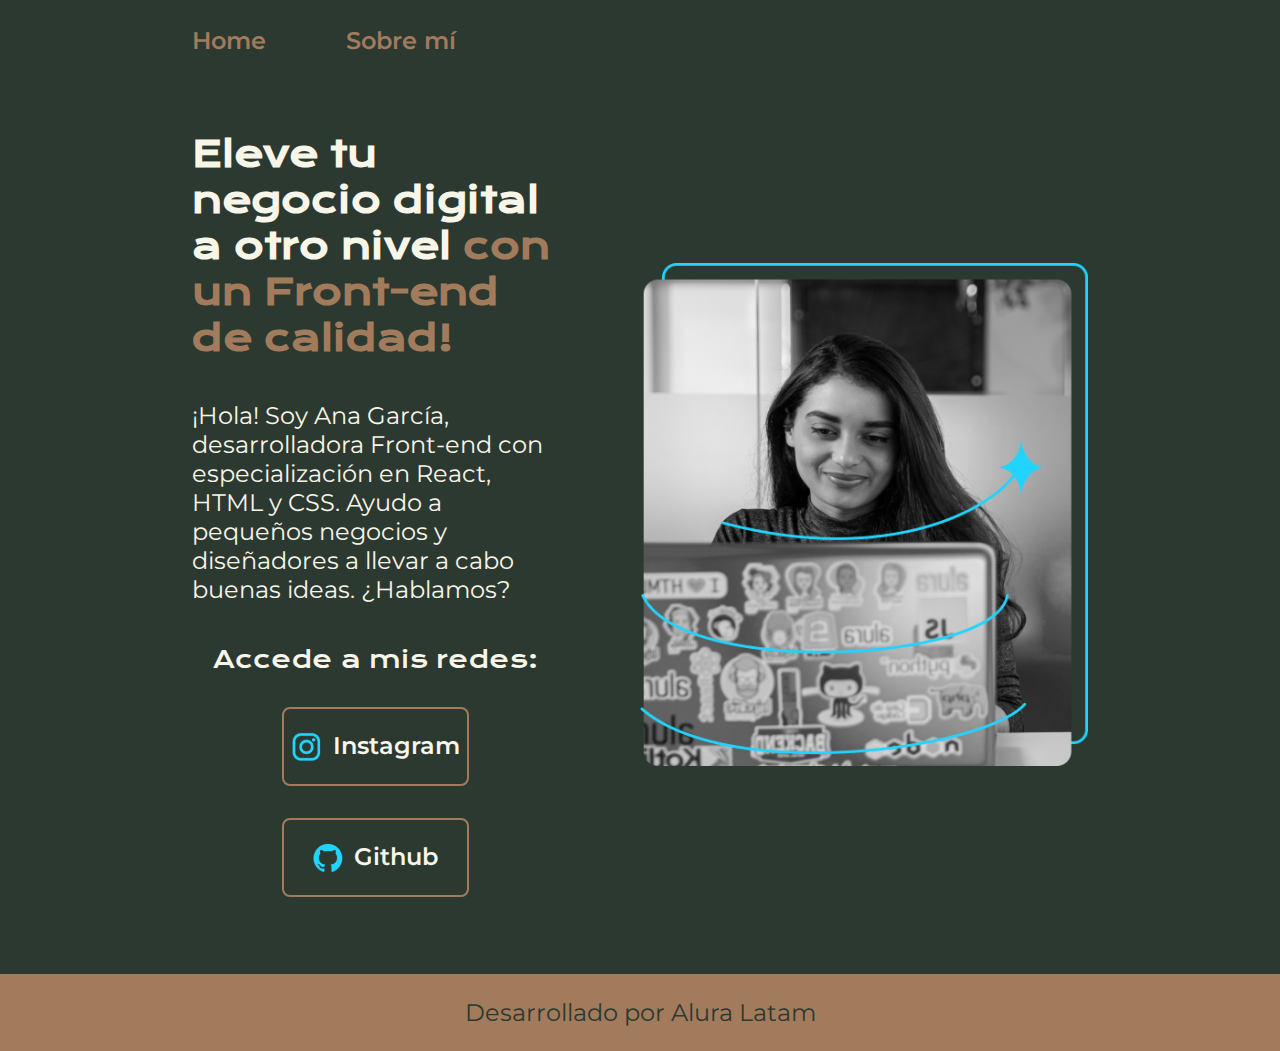
<file: index.html>
<!DOCTYPE html>
<html lang="es-mx">
<head>
    <meta charset="UTF-8">
    <meta name="viewport" content="width=device-width, initial-scale=1.0">
    <title>Portfolio</title>
    <link rel="stylesheet" href="styles/style.css">
</head>
<body>
    <header class="header">
        <nav class="header_menu">
            <a class="header_menu_link" href="index.html">Home</a>
            <a class="header_menu_link" href="about.html">Sobre mí</a>
        </nav>
    </header>
    <main class="presentacion">
        <section class="presentacio_contenido">
            <h1 class="presentacio_contenido_titulo">Eleve tu negocio digital a otro nivel 
                <strong class="titulo-destaque">con un Front-end de calidad!</strong></h1>
                <p class="presentacio_contenido_texto">¡Hola! Soy Ana García, desarrolladora Front-end con especialización en React, HTML y CSS. 
                Ayudo a pequeños negocios y diseñadores a llevar a cabo buenas ideas. ¿Hablamos?</p>
                <div class="presetación_enlaces">
                    <h2 class="presentacion_enlaces_subtitulo">Accede a mis redes:</h2>    
                    <a class="presentacion_enlaces_link" href="https://www.instagram.com/">
                        <img src="Assets/instagram.png" alt="logo de instagram">
                        Instagram</a>
                    <a class="presentacion_enlaces_link" href="https://github.com">
                        <img src="Assets/github.png" alt="logo de github">
                        Github</a>
                </div>
        </section>    
            <img class="presentaci_imagen" src="Assets/Imagem.png" alt="Foto de Ana García desarrollando un proyecto">  
    </main>
    <footer class="footer">
        <p>Desarrollado por Alura Latam</p>
    </footer>
</body>
</html>
</file>
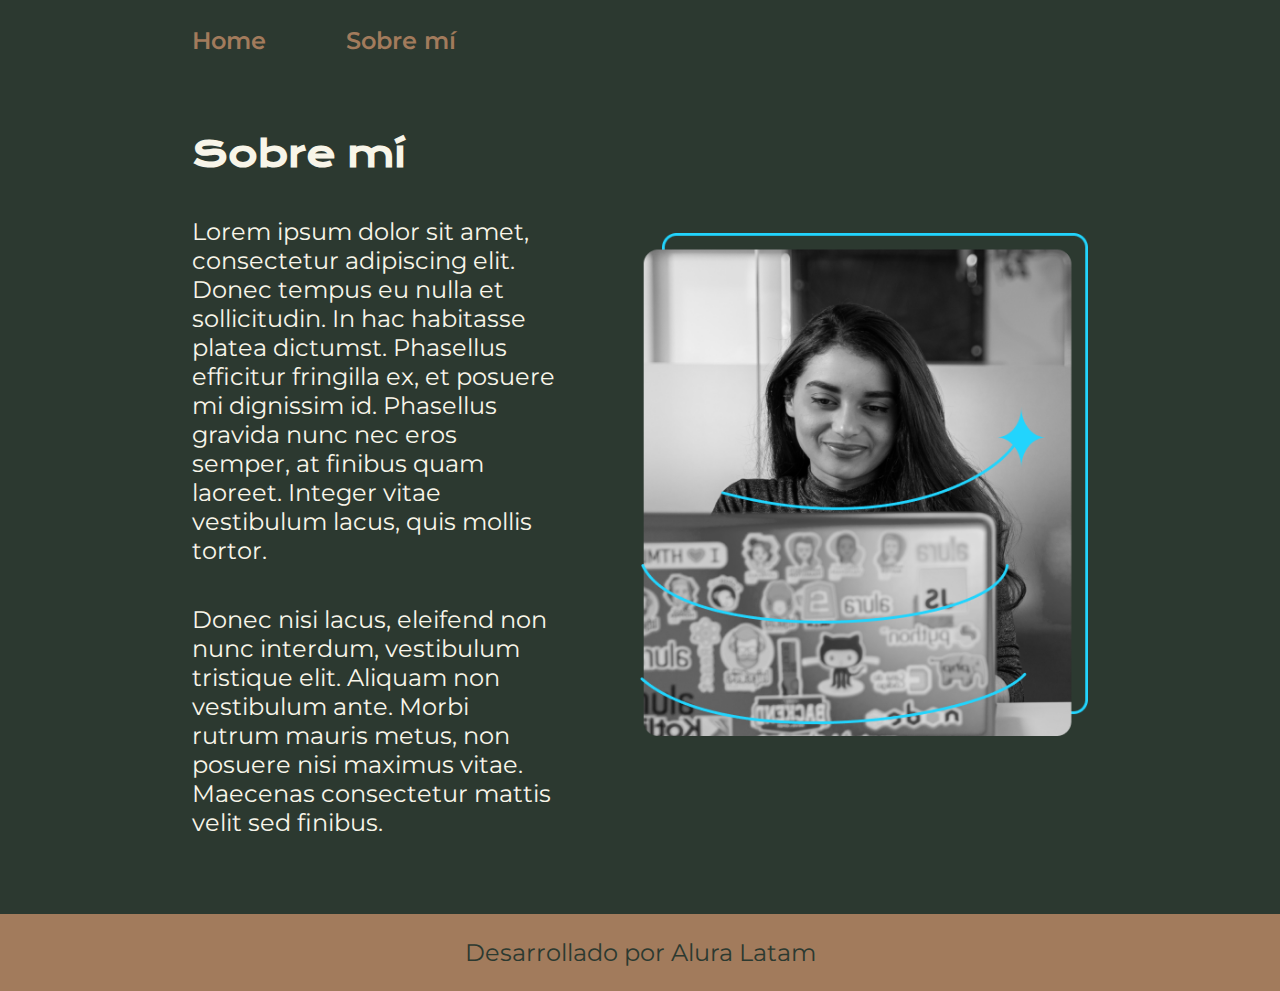
<file: about.html>
<!DOCTYPE html>
<html lang="es-mx">
<head>
    <meta charset="UTF-8">
    <meta name="viewport" content="width=device-width, initial-scale=1.0">
    <title>Sobre mí</title>
    <link rel="stylesheet" href="styles/style.css">
</head>
<body>
    <header class="header">
        <nav class="header_menu">
            <a class="header_menu_link" href="index.html">Home</a>
            <a class="header_menu_link" href="about.html">Sobre mí</a>
        </nav>
    </header>
    <main class="presentacion">
        <section class="presentacio_contenido">
            <h1 class="presentacio_contenido_titulo">Sobre mí</h1>
            <p class="presentacio_contenido_texto">Lorem ipsum dolor sit amet, consectetur adipiscing elit. Donec tempus eu nulla et sollicitudin.
                 In hac habitasse platea dictumst. Phasellus efficitur fringilla ex, et posuere mi dignissim id. 
                 Phasellus gravida nunc nec eros semper, at finibus quam laoreet. 
                 Integer vitae vestibulum lacus, quis mollis tortor.</p>
            <p class="presentacio_contenido_texto">Donec nisi lacus, eleifend non nunc interdum, vestibulum tristique elit. 
                Aliquam non vestibulum ante. Morbi rutrum mauris metus, non posuere nisi maximus vitae. 
                Maecenas consectetur mattis velit sed finibus.</p>
        </section>
        <img class="presentaci_imagen" src="Assets/Imagem.png" alt="Foto de Ana García desarrollando un proyecto"> 
    </main>
    <footer class="footer">
        <p>Desarrollado por Alura Latam</p>
    </footer>
</body>
</html>
</file>
<file: styles/style.css>
@import url('https://fonts.googleapis.com/css2?family=Krona+One&family=Montserrat:ital,wght@0,100..900;1,100..900&display=swap');

:root{
    --color-primario:#2C3930;
    --color-secundario:#F8F5E9;
    --color-tercerio:#A27B5C;
    --color-hover:#272727;

    --fuente-monserrat:"Montserrat", sans-serif;
    --fuente-krona: "Krona One", sans-serif;  
}

* {
    padding: 0%;
    margin: 0;
}

body{
    background-color: var(--color-primario);
    color: var(--color-secundario);
    box-sizing: border-box;
}

.header{
    padding: 2% 0% 0% 15%;
}

.header_menu{
    display: flex;
    gap: 80px;
}

.header_menu_link{
    font-family: var(--fuente-monserrat);
    font-weight: 600;
    font-size: 1.5rem;
    color: var(--color-tercerio);
    text-decoration: none;
}

.presentacion{
    display: flex;
    align-items: center;
    padding: 6% 15%;
    justify-content: space-between;
    gap: 82px;
}

.presentacio_contenido{
    width: 50%;
    display: flex;
    flex-direction: column;
    gap: 40px;
}

.titulo-destaque {
    color: var(--color-tercerio);
}

.presentacio_contenido_titulo{
    font-size: 2.25rem;
    font-family: var(--fuente-krona);
}

.presentacio_contenido_texto{
    font-size: 1.5rem;
    font-family: "Montserrat", sans-serif;
}

.presetación_enlaces{
    display: flex;
    justify-content: space-between;
    flex-direction: column;
    align-items: center;
    gap: 32px;
}

.presentacion_enlaces_subtitulo{
    font-family: var(--fuente-krona);
    font-size: 1.5rem;
    font-weight: 400;
}

.presentacion_enlaces_link{
    width: 50%;
    border: 2px solid var(--color-tercerio);
    text-align: center;
    padding: 21.5px 0px;
    border-radius: 8px;
    font-family: var(--fuente-monserrat);
    font-size: 1.5rem;
    font-weight: 600;
    text-decoration: none;
    color: var(--color-secundario);
    display: flex;
    justify-content: center;
    gap: 10px;
}

.presentacion_enlaces_link:hover{
    background-color: var(--color-hover);
}

.presentaci_imagen{
    width: 50%;
}

.footer{
    background-color: var(--color-tercerio);
    padding: 24px;
    color: var(--color-primario);
    text-align: center;
    font-family: var(--fuente-monserrat);
    font-weight: 400;
    font-size: 1.5rem;
}


@media(max-width:1200px){
    .header{
        padding: 10%;
    }

    .header_menu{
        justify-content: center;
    }

    .presentacion{
        flex-direction: column-reverse;
        padding: 5%;
    }

    .presentacio_contenido{
    width: auto;
    }
}
</file>
